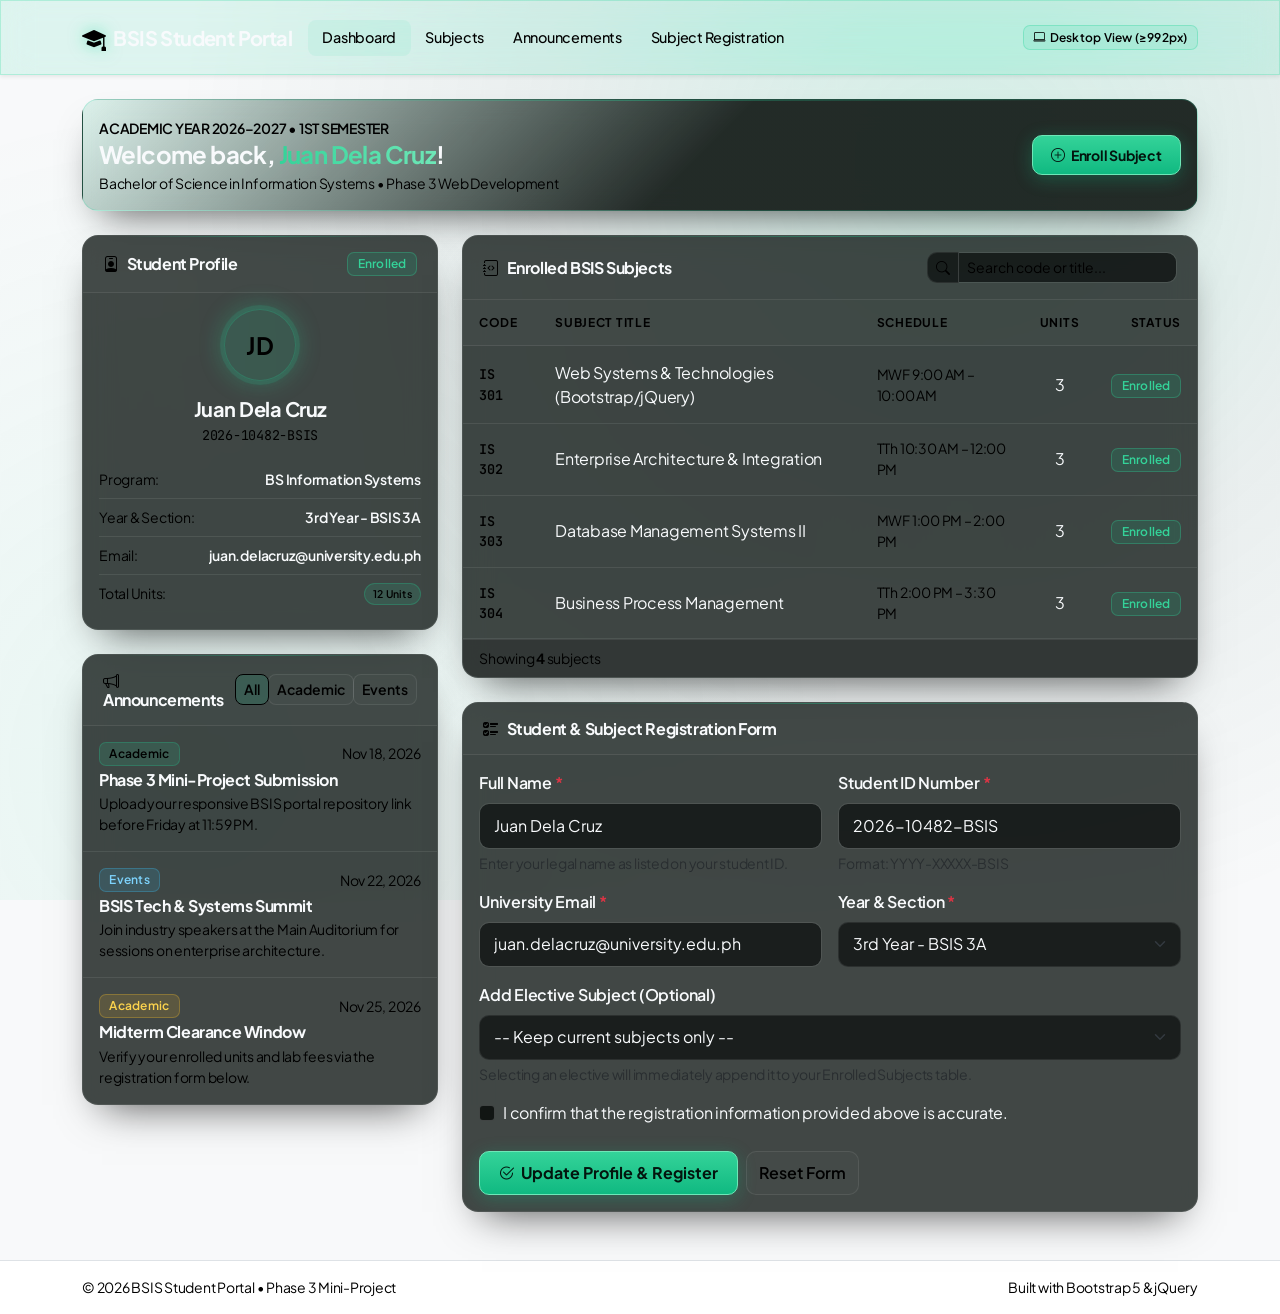
<file: index.html>
<!DOCTYPE html>
<html lang="en">
<head>
  <meta charset="UTF-8" />
  <meta name="viewport" content="width=device-width, initial-scale=1.0" />
  <title>BSIS Student Portal | Responsive Dashboard</title>

  <!-- Bootstrap 5.3 CSS -->
  <link href="https://cdn.jsdelivr.net/npm/bootstrap@5.3.3/dist/css/bootstrap.min.css" rel="stylesheet" />
  <!-- Bootstrap Icons -->
  <link href="https://cdn.jsdelivr.net/npm/bootstrap-icons@1.11.3/font/bootstrap-icons.min.css" rel="stylesheet" />
  <!-- External Custom CSS -->
  <link rel="stylesheet" href="boot.css" />
</head>
<body class="bg-light">

  <!-- 01. RESPONSIVE NAVBAR WITH WORKING MOBILE TOGGLER -->
  <nav class="navbar navbar-expand-lg navbar-dark bg-primary sticky-top shadow-sm" aria-label="Main Navigation">
    <div class="container">
      <a class="navbar-brand fw-bold d-flex align-items-center gap-2" href="#">
        <i class="bi bi-mortarboard-fill fs-4"></i>
        <span>BSIS Student Portal</span>
      </a>

      <!-- Mobile Toggler Button -->
      <button
        class="navbar-toggler"
        type="button"
        data-bs-toggle="collapse"
        data-bs-target="#portalNavbar"
        aria-controls="portalNavbar"
        aria-expanded="false"
        aria-label="Toggle navigation"
      >
        <span class="navbar-toggler-icon"></span>
      </button>

      <!-- Collapsible Nav Content -->
      <div class="collapse navbar-collapse" id="portalNavbar">
        <ul class="navbar-nav me-auto mb-2 mb-lg-0">
          <li class="nav-item">
            <a class="nav-link active" aria-current="page" href="#dashboardSection">Dashboard</a>
          </li>
          <li class="nav-item">
            <a class="nav-link" href="#subjectsCard">Subjects</a>
          </li>
          <li class="nav-item">
            <a class="nav-link" href="#announcementsCard">Announcements</a>
          </li>
          <li class="nav-item">
            <a class="nav-link" href="#registrationSection">Subject Registration</a>
          </li>
        </ul>

        <!-- 05. RESPONSIVE UTILITIES: ACTIVE BREAKPOINT INDICATOR -->
        <div class="d-flex align-items-center gap-2 text-white">
          <span class="badge bg-light text-primary d-inline-flex d-md-none align-items-center gap-1">
            <i class="bi bi-phone"></i> Phone View (&lt;768px)
          </span>
          <span class="badge bg-light text-primary d-none d-md-inline-flex d-lg-none align-items-center gap-1">
            <i class="bi bi-tablet"></i> Tablet View (768px–991px)
          </span>
          <span class="badge bg-light text-primary d-none d-lg-inline-flex align-items-center gap-1">
            <i class="bi bi-laptop"></i> Desktop View (&ge;992px)
          </span>
        </div>
      </div>
    </div>
  </nav>

  <!-- MAIN CONTAINER -->
  <main class="container my-4" id="dashboardSection">

    <!-- Top Status Banner -->
    <div class="row mb-4">
      <div class="col-12">
        <div class="card border-0 shadow-sm bg-white">
          <div class="card-body d-flex flex-column flex-md-row justify-content-between align-items-md-center gap-3">
            <div>
              <span class="text-uppercase text-primary fw-semibold small">Academic Year 2026–2027 • 1st Semester</span>
              <h1 class="h4 mb-1 fw-bold">Welcome back, <span id="bannerStudentName">Juan Dela Cruz</span>!</h1>
              <p class="text-muted mb-0 small">Bachelor of Science in Information Systems • Phase 3 Web Development</p>
            </div>
            <div class="d-flex gap-2">
              <a href="#registrationSection" class="btn btn-primary btn-sm">
                <i class="bi bi-plus-circle me-1"></i> Enroll Subject
              </a>
            </div>
          </div>
        </div>
      </div>
    </div>

    <!-- 02. CONTAINER AND GRID-BASED DASHBOARD LAYOUT -->
    <div class="row g-4">

      <!-- LEFT COLUMN (Profile + Announcements) -->
      <div class="col-12 col-lg-4">
        <div class="row g-4">

          <!-- 03. STUDENT PROFILE CARD -->
          <div class="col-12 col-md-6 col-lg-12">
            <div class="card border-0 shadow-sm h-100" id="profileCard">
              <div class="card-header bg-white border-bottom py-3 d-flex justify-content-between align-items-center">
                <h2 class="h6 mb-0 fw-bold"><i class="bi bi-person-badge text-primary me-2"></i>Student Profile</h2>
                <span class="badge bg-success-subtle text-success border border-success-subtle">Enrolled</span>
              </div>
              <div class="card-body text-center">
                <div class="avatar-circle mx-auto mb-3 bg-primary text-white fw-bold fs-4">
                  <span id="profileInitials">JD</span>
                </div>
                <h3 class="h5 fw-bold mb-1" id="profileName">Juan Dela Cruz</h3>
                <p class="text-muted small mb-3" id="profileStudentId">2026-10482-BSIS</p>

                <ul class="list-group list-group-flush text-start small">
                  <li class="list-group-item px-0 d-flex justify-content-between">
                    <span class="text-muted">Program:</span>
                    <span class="fw-semibold" id="profileProgram">BS Information Systems</span>
                  </li>
                  <li class="list-group-item px-0 d-flex justify-content-between">
                    <span class="text-muted">Year &amp; Section:</span>
                    <span class="fw-semibold" id="profileYearSection">3rd Year - BSIS 3A</span>
                  </li>
                  <li class="list-group-item px-0 d-flex justify-content-between">
                    <span class="text-muted">Email:</span>
                    <span class="fw-semibold text-truncate ms-2" id="profileEmail">juan.delacruz@university.edu.ph</span>
                  </li>
                  <li class="list-group-item px-0 d-flex justify-content-between">
                    <span class="text-muted">Total Units:</span>
                    <span class="badge bg-primary rounded-pill" id="totalUnitsBadge">12 Units</span>
                  </li>
                </ul>
              </div>
            </div>
          </div>

          <!-- 03. ANNOUNCEMENTS CARD -->
          <div class="col-12 col-md-6 col-lg-12">
            <div class="card border-0 shadow-sm h-100" id="announcementsCard">
              <div class="card-header bg-white border-bottom py-3 d-flex justify-content-between align-items-center">
                <h2 class="h6 mb-0 fw-bold"><i class="bi bi-megaphone text-primary me-2"></i>Announcements</h2>
                <div class="btn-group btn-group-sm" role="group" aria-label="Filter announcements">
                  <button type="button" class="btn btn-outline-primary active filter-btn" data-filter="all">All</button>
                  <button type="button" class="btn btn-outline-primary filter-btn" data-filter="academic">Academic</button>
                  <button type="button" class="btn btn-outline-primary filter-btn" data-filter="event">Events</button>
                </div>
              </div>
              <div class="card-body p-0">
                <div class="list-group list-group-flush" id="announcementList">
                  <div class="list-group-item announcement-item p-3" data-category="academic">
                    <div class="d-flex justify-content-between align-items-center mb-1">
                      <span class="badge bg-primary-subtle text-primary">Academic</span>
                      <small class="text-muted">Nov 18, 2026</small>
                    </div>
                    <h3 class="h6 fw-bold mb-1">Phase 3 Mini-Project Submission</h3>
                    <p class="small text-muted mb-0">Upload your responsive BSIS portal repository link before Friday at 11:59 PM.</p>
                  </div>
                  <div class="list-group-item announcement-item p-3" data-category="event">
                    <div class="d-flex justify-content-between align-items-center mb-1">
                      <span class="badge bg-info-subtle text-info-emphasis">Events</span>
                      <small class="text-muted">Nov 22, 2026</small>
                    </div>
                    <h3 class="h6 fw-bold mb-1">BSIS Tech &amp; Systems Summit</h3>
                    <p class="small text-muted mb-0">Join industry speakers at the Main Auditorium for sessions on enterprise architecture.</p>
                  </div>
                  <div class="list-group-item announcement-item p-3" data-category="academic">
                    <div class="d-flex justify-content-between align-items-center mb-1">
                      <span class="badge bg-warning-subtle text-warning-emphasis">Academic</span>
                      <small class="text-muted">Nov 25, 2026</small>
                    </div>
                    <h3 class="h6 fw-bold mb-1">Midterm Clearance Window</h3>
                    <p class="small text-muted mb-0">Verify your enrolled units and lab fees via the registration form below.</p>
                  </div>
                </div>
              </div>
            </div>
          </div>

        </div>
      </div>

      <!-- RIGHT COLUMN (Subjects Table + Accessible Registration Form) -->
      <div class="col-12 col-lg-8">
        <div class="row g-4">

          <!-- 03. ENROLLED SUBJECTS CARD -->
          <div class="col-12">
            <div class="card border-0 shadow-sm" id="subjectsCard">
              <div class="card-header bg-white border-bottom py-3 d-flex flex-column flex-sm-row justify-content-between align-items-sm-center gap-2">
                <h2 class="h6 mb-0 fw-bold"><i class="bi bi-journal-code text-primary me-2"></i>Enrolled BSIS Subjects</h2>
                <div class="input-group input-group-sm search-box">
                  <span class="input-group-text bg-light"><i class="bi bi-search"></i></span>
                  <input type="text" class="form-control" id="subjectSearchInput" placeholder="Search code or title..." aria-label="Search subjects" />
                </div>
              </div>
              <div class="card-body p-0">
                <div class="table-responsive">
                  <table class="table table-hover align-middle mb-0">
                    <thead class="table-light">
                      <tr>
                        <th scope="col">Code</th>
                        <th scope="col">Subject Title</th>
                        <th scope="col" class="d-none d-md-table-cell">Schedule</th>
                        <th scope="col" class="text-center">Units</th>
                        <th scope="col" class="text-end">Status</th>
                      </tr>
                    </thead>
                    <tbody id="subjectsTableBody">
                      <tr>
                        <td class="fw-semibold text-primary">IS 301</td>
                        <td>Web Systems &amp; Technologies (Bootstrap/jQuery)</td>
                        <td class="d-none d-md-table-cell small text-muted">MWF 9:00 AM – 10:00 AM</td>
                        <td class="text-center subject-units">3</td>
                        <td class="text-end"><span class="badge bg-success">Enrolled</span></td>
                      </tr>
                      <tr>
                        <td class="fw-semibold text-primary">IS 302</td>
                        <td>Enterprise Architecture &amp; Integration</td>
                        <td class="d-none d-md-table-cell small text-muted">TTh 10:30 AM – 12:00 PM</td>
                        <td class="text-center subject-units">3</td>
                        <td class="text-end"><span class="badge bg-success">Enrolled</span></td>
                      </tr>
                      <tr>
                        <td class="fw-semibold text-primary">IS 303</td>
                        <td>Database Management Systems II</td>
                        <td class="d-none d-md-table-cell small text-muted">MWF 1:00 PM – 2:00 PM</td>
                        <td class="text-center subject-units">3</td>
                        <td class="text-end"><span class="badge bg-success">Enrolled</span></td>
                      </tr>
                      <tr>
                        <td class="fw-semibold text-primary">IS 304</td>
                        <td>Business Process Management</td>
                        <td class="d-none d-md-table-cell small text-muted">TTh 2:00 PM – 3:30 PM</td>
                        <td class="text-center subject-units">3</td>
                        <td class="text-end"><span class="badge bg-success">Enrolled</span></td>
                      </tr>
                    </tbody>
                  </table>
                </div>
              </div>
              <div class="card-footer bg-white text-muted small d-flex justify-content-between">
                <span>Showing <strong id="visibleSubjectCount">4</strong> subjects</span>
                <span class="d-md-none text-primary"><i class="bi bi-info-circle"></i> Schedule column hidden on mobile</span>
              </div>
            </div>
          </div>

          <!-- 04. ACCESSIBLE BOOTSTRAP REGISTRATION FORM -->
          <div class="col-12" id="registrationSection">
            <div class="card border-0 shadow-sm">
              <div class="card-header bg-white border-bottom py-3">
                <h2 class="h6 mb-0 fw-bold"><i class="bi bi-ui-checks text-primary me-2"></i>Student &amp; Subject Registration Form</h2>
              </div>
              <div class="card-body">

                <!-- Accessible Live Feedback Alert -->
                <div id="formAlert" class="alert alert-success d-none" role="alert" aria-live="polite"></div>

                <form id="portalRegistrationForm" class="needs-validation" novalidate>
                  <div class="row g-3">

                    <!-- Full Name -->
                    <div class="col-12 col-md-6">
                      <label for="regFullName" class="form-label fw-semibold">Full Name <span class="text-danger">*</span></label>
                      <input
                        type="text"
                        class="form-control"
                        id="regFullName"
                        value="Juan Dela Cruz"
                        required
                        aria-required="true"
                        aria-describedby="nameHelp"
                      />
                      <div id="nameHelp" class="form-text">Enter your legal name as listed on your student ID.</div>
                      <div class="invalid-feedback">Please enter your full name.</div>
                    </div>

                    <!-- Student ID -->
                    <div class="col-12 col-md-6">
                      <label for="regStudentId" class="form-label fw-semibold">Student ID Number <span class="text-danger">*</span></label>
                      <input
                        type="text"
                        class="form-control"
                        id="regStudentId"
                        placeholder="e.g., 2026-10482-BSIS"
                        value="2026-10482-BSIS"
                        pattern="^[0-9]{4}-[0-9]{5}-[A-Za-z]{2,6}$"
                        required
                        aria-required="true"
                        aria-describedby="idHelp"
                      />
                      <div id="idHelp" class="form-text">Format: YYYY-XXXXX-BSIS</div>
                      <div class="invalid-feedback">Please provide a valid Student ID (e.g., 2026-10482-BSIS).</div>
                    </div>

                    <!-- University Email -->
                    <div class="col-12 col-md-6">
                      <label for="regEmail" class="form-label fw-semibold">University Email <span class="text-danger">*</span></label>
                      <input
                        type="email"
                        class="form-control"
                        id="regEmail"
                        value="juan.delacruz@university.edu.ph"
                        required
                        aria-required="true"
                      />
                      <div class="invalid-feedback">Please enter a valid university email address.</div>
                    </div>

                    <!-- Year & Section -->
                    <div class="col-12 col-md-6">
                      <label for="regYearSection" class="form-label fw-semibold">Year &amp; Section <span class="text-danger">*</span></label>
                      <select class="form-select" id="regYearSection" required aria-required="true">
                        <option value="1st Year - BSIS 1A">1st Year - BSIS 1A</option>
                        <option value="2nd Year - BSIS 2A">2nd Year - BSIS 2A</option>
                        <option value="3rd Year - BSIS 3A" selected>3rd Year - BSIS 3A</option>
                        <option value="4th Year - BSIS 4A">4th Year - BSIS 4A</option>
                      </select>
                      <div class="invalid-feedback">Please select your year and section.</div>
                    </div>

                    <!-- Add Elective Subject -->
                    <div class="col-12">
                      <label for="regElective" class="form-label fw-semibold">Add Elective Subject (Optional)</label>
                      <select class="form-select" id="regElective" aria-describedby="electiveHelp">
                        <option value="">-- Keep current subjects only --</option>
                        <option value="IS 305|IT Project Management|Sat 9:00 AM – 12:00 PM|3">IS 305 – IT Project Management (3 Units)</option>
                        <option value="IS 306|Data Analytics &amp; Visualization|Sat 1:00 PM – 4:00 PM|3">IS 306 – Data Analytics &amp; Visualization (3 Units)</option>
                        <option value="IS 307|Information Security &amp; Governance|MWF 3:00 PM – 4:00 PM|3">IS 307 – Information Security &amp; Governance (3 Units)</option>
                      </select>
                      <div id="electiveHelp" class="form-text">Selecting an elective will immediately append it to your Enrolled Subjects table.</div>
                    </div>

                    <!-- Accessibility Checkbox -->
                    <div class="col-12">
                      <div class="form-check">
                        <input class="form-check-input" type="checkbox" id="regConfirmCheck" required aria-required="true" />
                        <label class="form-check-label" for="regConfirmCheck">
                          I confirm that the registration information provided above is accurate.
                        </label>
                        <div class="invalid-feedback">You must confirm before submitting your registration.</div>
                      </div>
                    </div>

                    <!-- Submit / Reset Buttons -->
                    <div class="col-12 d-flex flex-column flex-sm-row gap-2 pt-2">
                      <button type="submit" class="btn btn-primary">
                        <i class="bi bi-check2-circle me-1"></i> Update Profile &amp; Register
                      </button>
                      <button type="reset" class="btn btn-outline-secondary" id="resetFormBtn">
                        Reset Form
                      </button>
                    </div>

                  </div>
                </form>

              </div>
            </div>
          </div>

        </div>
      </div>

    </div>
  </main>

  <!-- FOOTER -->
  <footer class="bg-white border-top py-3 mt-5">
    <div class="container d-flex flex-column flex-sm-row justify-content-between align-items-center text-muted small gap-2">
      <span>&copy; 2026 BSIS Student Portal • Phase 3 Mini-Project</span>
      <span>Built with Bootstrap 5 &amp; jQuery</span>
    </div>
  </footer>

  <!-- jQuery 3.7.1 -->
  <script src="https://code.jquery.com/jquery-3.7.1.min.js"></script>
  <!-- Bootstrap 5.3 Bundle JS (includes Popper) -->
  <script src="https://cdn.jsdelivr.net/npm/bootstrap@5.3.3/dist/js/bootstrap.bundle.min.js"></script>
  <!-- External Custom JS -->
  <script src="boot.js"></script>
</body>
</html>
</file>
<file: boot.css>
/* ================================================================= *
 * ZEBSIS ULTRA-PRO THEME - Radial Emerald & Obsidian SaaS Design    *
 * ================================================================= */

@import url('https://fonts.googleapis.com/css2?family=Plus+Jakarta+Sans:wght@400;500;600;700;800&family=JetBrains+Mono:wght@400;500;600&display=swap');

:root {
  --bg-base: #979797;
  --bg-surface: rgba(14, 21, 18, 0.78);
  --bg-surface-elevated: rgba(20, 30, 26, 0.9);
  --border-hairline: rgba(255, 255, 255, 0.08);
  --border-emerald: rgba(34, 211, 153, 0.35);
  --emerald-bright: #000000;
  --emerald-mid: #10b981;
  --emerald-deep: #064e3b;
  --text-primary: #f8fafc;
  --text-secondary: #000000;
  --text-dim: #000000;
}

/* ================================================================= *
 * BASE & AMBIENT RADIAL LIGHTING                                    *
 * ================================================================= */
body {
  font-family: 'Plus Jakarta Sans', system-ui, -apple-system, sans-serif;
  background-color: var(--bg-base) !important;
  color: var(--text-primary) !important;
  scroll-behavior: smooth;
  letter-spacing: -0.015em;
  overflow-x: hidden;
  position: relative;
}

/* Engineering Grid + Atmospheric Radial Emerald Glow (Matching Reference) */
body::before {
  content: "";
  position: fixed;
  inset: 0;
  background-image:
    radial-gradient(circle at 75% 18%, rgba(16, 185, 129, 0.16) 0%, rgba(6, 78, 59, 0.06) 35%, transparent 65%),
    radial-gradient(circle at 15% 85%, rgba(34, 211, 153, 0.08) 0%, transparent 50%),
    linear-gradient(to right, rgba(255, 255, 255, 0.025) 1px, transparent 1px),
    linear-gradient(to bottom, rgba(255, 255, 255, 0.025) 1px, transparent 1px);
  background-size: 100% 100%, 100% 100%, 44px 44px, 44px 44px;
  z-index: -1;
  pointer-events: none;
}

/* Custom Sleek Scrollbar */
::-webkit-scrollbar {
  width: 8px;
  height: 8px;
}
::-webkit-scrollbar-track {
  background: var(--bg-base);
}
::-webkit-scrollbar-thumb {
  background: rgba(255, 255, 255, 0.12);
  border-radius: 4px;
}
::-webkit-scrollbar-thumb:hover {
  background: var(--emerald-mid);
}

/* ================================================================= *
 * GLASSMORPHISM NAVBAR                                              *
 * ================================================================= */
.navbar {
  background: rgba(6, 9, 8, 0.75) !important;
  backdrop-filter: blur(16px) saturate(180%);
  -webkit-backdrop-filter: blur(16px) saturate(180%);
  border-bottom: 1px solid var(--border-hairline);
  padding-top: 0.85rem;
  padding-bottom: 0.85rem;
}

.navbar-brand {
  font-weight: 800;
  letter-spacing: -0.03em;
  color: var(--text-primary) !important;
}

.navbar-brand i {
  color: var(--emerald-bright);
  filter: drop-shadow(0 0 8px rgba(34, 211, 153, 0.5));
}

.navbar-nav .nav-link {
  color: var(--text-secondary) !important;
  font-weight: 500;
  font-size: 0.9rem;
  padding: 0.45rem 0.9rem !important;
  border-radius: 8px;
  transition: all 0.2s ease;
}

.navbar-nav .nav-link:hover {
  color: var(--text-primary) !important;
  background: rgba(255, 255, 255, 0.04);
}

.navbar-nav .nav-link.active {
  color: var(--emerald-bright) !important;
  background: rgba(34, 211, 153, 0.08);
}

/* ================================================================= *
 * SAAS CARDS & TOP HERO BANNER                                      *
 * ================================================================= */
.card {
  background: var(--bg-surface) !important;
  backdrop-filter: blur(14px);
  -webkit-backdrop-filter: blur(14px);
  border: 1px solid var(--border-hairline) !important;
  border-radius: 16px !important;
  color: var(--text-primary) !important;
  box-shadow: 0 20px 40px -20px rgba(0, 0, 0, 0.7) !important;
  transition: transform 0.25s cubic-bezier(0.16, 1, 0.3, 1),
              border-color 0.25s ease,
              box-shadow 0.25s ease;
  position: relative;
  overflow: hidden;
}

/* Subtle top specular highlight line on cards */
.card::after {
  content: "";
  position: absolute;
  top: 0;
  left: 10%;
  right: 10%;
  height: 1px;
  background: linear-gradient(90deg, transparent, rgba(34, 211, 153, 0.35), transparent);
  pointer-events: none;
}

.card:hover {
  border-color: var(--border-emerald) !important;
  transform: translateY(-2px);
  box-shadow: 0 24px 48px -18px rgba(0, 0, 0, 0.85),
              0 0 28px rgba(16, 185, 129, 0.08) !important;
}

/* Hero Banner Card Accent */
#dashboardSection > .row:first-child .card {
  background: linear-gradient(135deg, rgba(16, 185, 129, 0.12) 0%, rgba(14, 21, 18, 0.9) 55%) !important;
  border-color: rgba(34, 211, 153, 0.22) !important;
}

.card-header {
  background: rgba(255, 255, 255, 0.015) !important;
  border-bottom: 1px solid var(--border-hairline) !important;
  padding: 1rem 1.25rem;
}

.card-footer {
  background: rgba(0, 0, 0, 0.2) !important;
  border-top: 1px solid var(--border-hairline) !important;
}

/* ================================================================= *
 * TYPOGRAPHY, GRADIENT ACCENTS & AVATAR                             *
 * ================================================================= */
h1, h2, h3, .h4, .h5, .h6 {
  font-weight: 700;
  letter-spacing: -0.025em;
  color: var(--text-primary);
}

/* Emerald highlight on the student's name in the hero banner */
#bannerStudentName {
  background: linear-gradient(90deg, #34d399, #6ee7b7);
  -webkit-background-clip: text;
  -webkit-text-fill-color: transparent;
}

.text-primary {
  color: var(--emerald-bright) !important;
}

.text-muted {
  color: var(--text-secondary) !important;
}

#profileStudentId,
#subjectsTableBody td:first-child {
  font-family: 'JetBrains Mono', monospace;
  font-size: 0.84rem;
}

.avatar-circle {
  width: 72px;
  height: 72px;
  border-radius: 50%;
  display: flex;
  align-items: center;
  justify-content: center;
  font-weight: 800;
  letter-spacing: 1px;
  background: radial-gradient(circle at 30% 30%, #34d399, #059669) !important;
  color: #04130d !important;
  box-shadow: 0 0 0 4px rgba(34, 211, 153, 0.12), 0 0 25px rgba(34, 211, 153, 0.35);
}

/* ================================================================= *
 * BUTTONS (Mint-Emerald Primary & Dark Glass Secondary)             *
 * ================================================================= */
.btn-primary {
  background: linear-gradient(180deg, #34d399 0%, #10b981 100%) !important;
  border: 1px solid #6ee7b7 !important;
  color: #03150e !important;
  font-weight: 700;
  border-radius: 10px !important;
  padding: 0.55rem 1.15rem;
  box-shadow: 0 4px 18px rgba(16, 185, 129, 0.3);
  transition: all 0.2s ease;
}

.btn-primary:hover {
  background: linear-gradient(180deg, #6ee7b7 0%, #34d399 100%) !important;
  transform: translateY(-1px);
  box-shadow: 0 6px 24px rgba(52, 211, 153, 0.45);
}

.btn-outline-primary {
  color: var(--text-secondary) !important;
  border: 1px solid var(--border-hairline) !important;
  background: rgba(255, 255, 255, 0.02) !important;
  border-radius: 8px !important;
  font-weight: 600;
  transition: all 0.2s ease;
}

.btn-outline-primary:hover {
  color: var(--text-primary) !important;
  border-color: rgba(255, 255, 255, 0.2) !important;
  background: rgba(255, 255, 255, 0.05) !important;
}

.btn-outline-primary.active {
  background: rgba(34, 211, 153, 0.14) !important;
  border-color: var(--emerald-bright) !important;
  color: var(--emerald-bright) !important;
}

.btn-outline-secondary {
  color: var(--text-secondary) !important;
  border: 1px solid var(--border-hairline) !important;
  background: rgba(255, 255, 255, 0.02) !important;
  border-radius: 10px !important;
  font-weight: 600;
}

.btn-outline-secondary:hover {
  background: rgba(255, 255, 255, 0.07) !important;
  color: var(--text-primary) !important;
}

/* ================================================================= *
 * BADGES & OVERRIDES FOR BOOTSTRAP LIGHT UTILITIES                  *
 * ================================================================= */
.badge {
  font-weight: 600;
  letter-spacing: 0.02em;
  padding: 0.42em 0.78em;
  border-radius: 7px;
}

/* Override navbar viewport badge (.bg-light.text-primary) */
.navbar .badge.bg-light {
  background: rgba(34, 211, 153, 0.12) !important;
  color: var(--emerald-bright) !important;
  border: 1px solid rgba(34, 211, 153, 0.3);
}

.bg-primary,
.bg-primary-subtle {
  background: rgba(34, 211, 153, 0.12) !important;
  color: var(--emerald-bright) !important;
  border: 1px solid rgba(34, 211, 153, 0.25) !important;
}

.bg-success,
.bg-success-subtle {
  background: rgba(16, 185, 129, 0.16) !important;
  color: #34d399 !important;
  border: 1px solid rgba(52, 211, 153, 0.3) !important;
}

.bg-info-subtle {
  background: rgba(56, 189, 248, 0.14) !important;
  color: #7dd3fc !important;
  border: 1px solid rgba(56, 189, 248, 0.28) !important;
}

.bg-warning-subtle {
  background: rgba(251, 191, 36, 0.14) !important;
  color: #fcd34d !important;
  border: 1px solid rgba(251, 191, 36, 0.28) !important;
}

/* ================================================================= *
 * TABLES & LIST GROUPS                                              *
 * ================================================================= */
.table {
  --bs-table-bg: transparent;
  --bs-table-color: var(--text-primary);
  --bs-table-hover-bg: rgba(34, 211, 153, 0.05);
  --bs-table-hover-color: var(--text-primary);
  margin-bottom: 0;
}

.table > thead th {
  background: rgba(255, 255, 255, 0.02) !important;
  color: var(--text-secondary) !important;
  font-size: 0.75rem;
  font-weight: 700;
  text-transform: uppercase;
  letter-spacing: 0.06em;
  border-bottom: 1px solid var(--border-hairline) !important;
  padding: 0.85rem 1rem;
}

.table > tbody td {
  border-bottom: 1px solid var(--border-hairline);
  padding: 0.9rem 1rem;
  vertical-align: middle;
}

.table-primary {
  --bs-table-bg: rgba(34, 211, 153, 0.09) !important;
}

.list-group-item {
  background: transparent !important;
  border-color: var(--border-hairline) !important;
  color: var(--text-primary) !important;
  transition: background-color 0.2s ease;
}

.announcement-item:hover {
  background: rgba(34, 211, 153, 0.04) !important;
}

/* ================================================================= *
 * FORM INPUTS, SELECTS & FOCUS STATES                               *
 * ================================================================= */
.form-control,
.form-select {
  background-color: rgba(6, 9, 8, 0.65) !important;
  border: 1px solid var(--border-hairline) !important;
  color: var(--text-primary) !important;
  border-radius: 10px !important;
  padding: 0.6rem 0.9rem;
  transition: border-color 0.2s ease, box-shadow 0.2s ease;
}

.form-select option {
  background-color: #0e1512;
  color: var(--text-primary);
}

.form-control:focus,
.form-select:focus {
  border-color: var(--emerald-bright) !important;
  box-shadow: 0 0 0 3px rgba(34, 211, 153, 0.16) !important;
}

.form-control::placeholder {
  color: var(--text-dim) !important;
}

.input-group-text {
  background-color: rgba(6, 9, 8, 0.65) !important;
  border: 1px solid var(--border-hairline) !important;
  color: var(--text-secondary) !important;
  border-radius: 10px 0 0 10px !important;
}

.input-group .form-control {
  border-radius: 0 10px 10px 0 !important;
}

.form-check-input {
  background-color: rgba(6, 9, 8, 0.8);
  border-color: rgba(255, 255, 255, 0.2);
}

.form-check-input:checked {
  background-color: var(--emerald-mid);
  border-color: var(--emerald-bright);
}

.alert-success {
  background: rgba(16, 185, 129, 0.14) !important;
  border: 1px solid rgba(52, 211, 153, 0.35) !important;
  color: #6ee7b7 !important;
  border-radius: 10px;
}

/* ================================================================= *
 * FOOTER & RESPONSIVE ADJUSTMENTS                                   *
 * ================================================================= */
footer {
  background: rgba(6, 9, 8, 0.9) !important;
  border-top: 1px solid var(--border-hairline) !important;
}

a:focus-visible,
button:focus-visible,
input:focus-visible,
select:focus-visible {
  outline: 2px solid var(--emerald-bright);
  outline-offset: 2px;
}

.search-box {
  max-width: 250px;
}

@media (max-width: 575.98px) {
  .search-box {
    max-width: 100%;
  }
}
</file>
